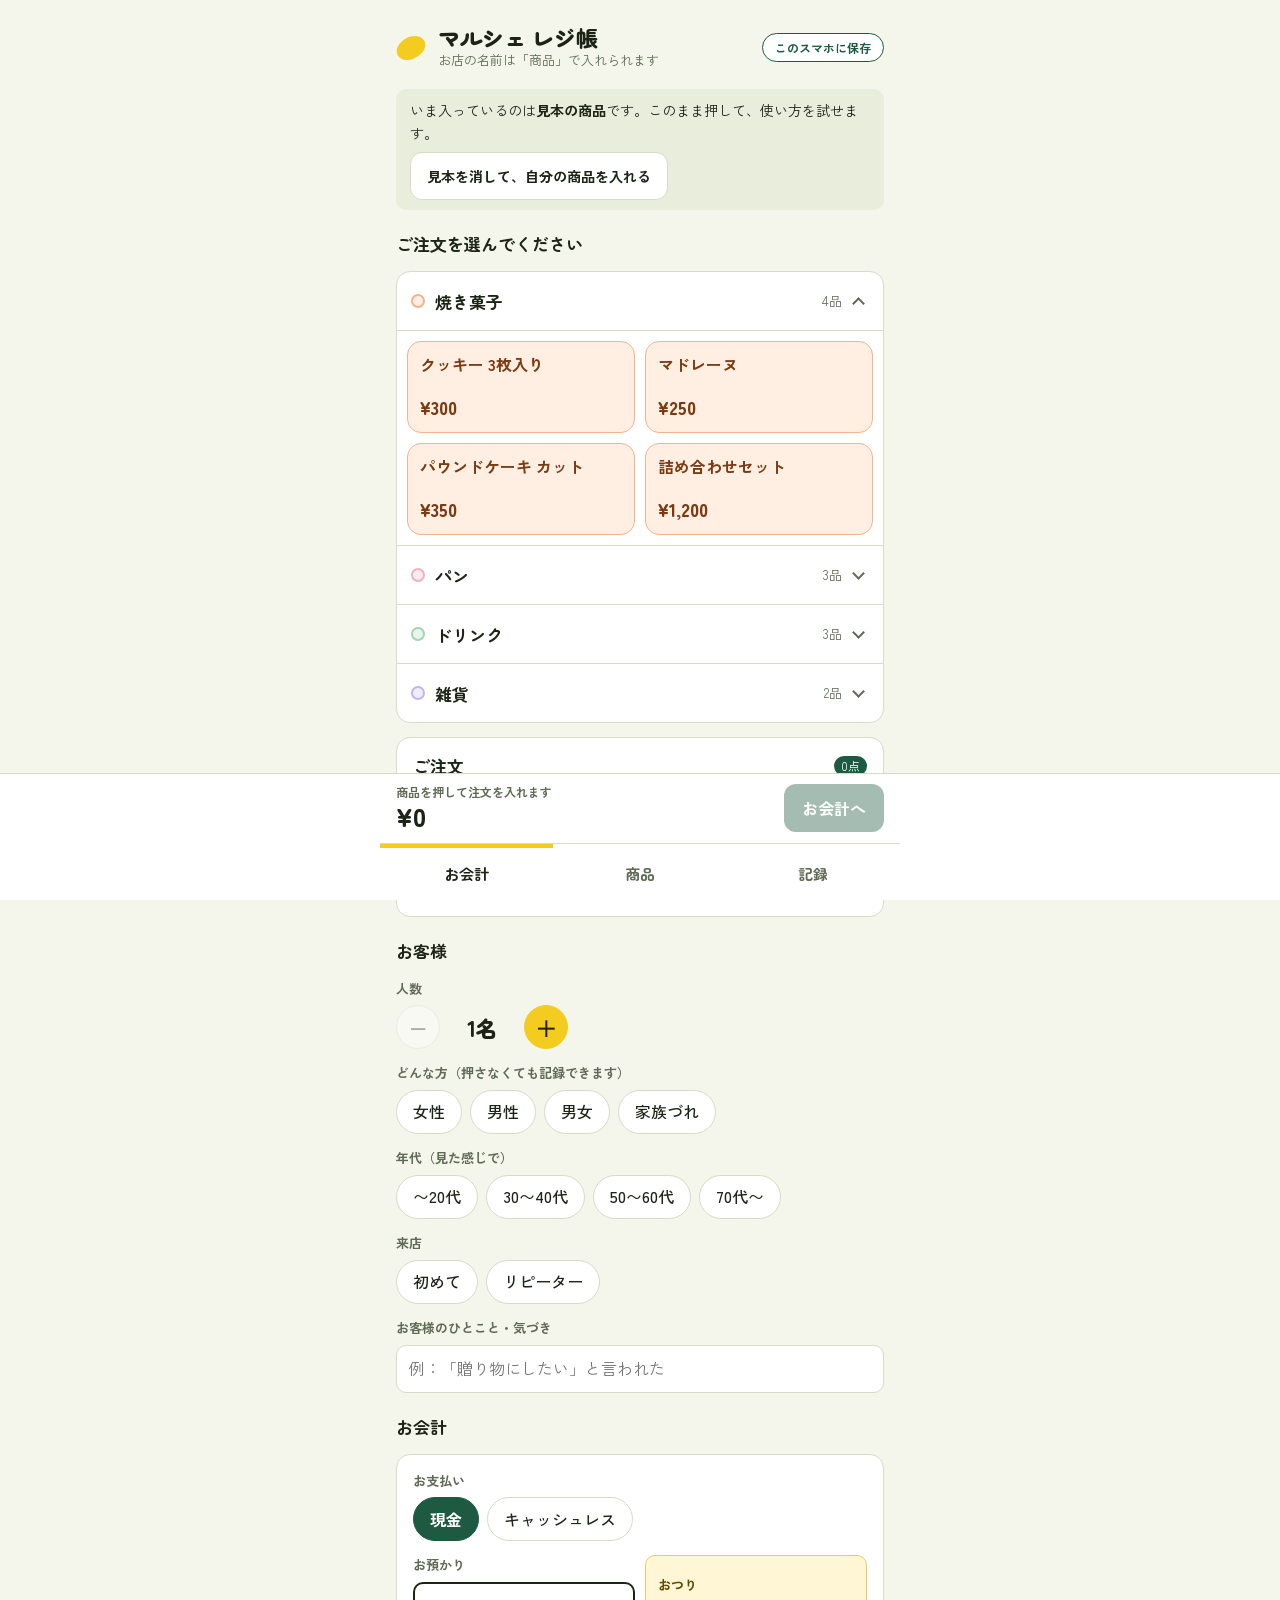
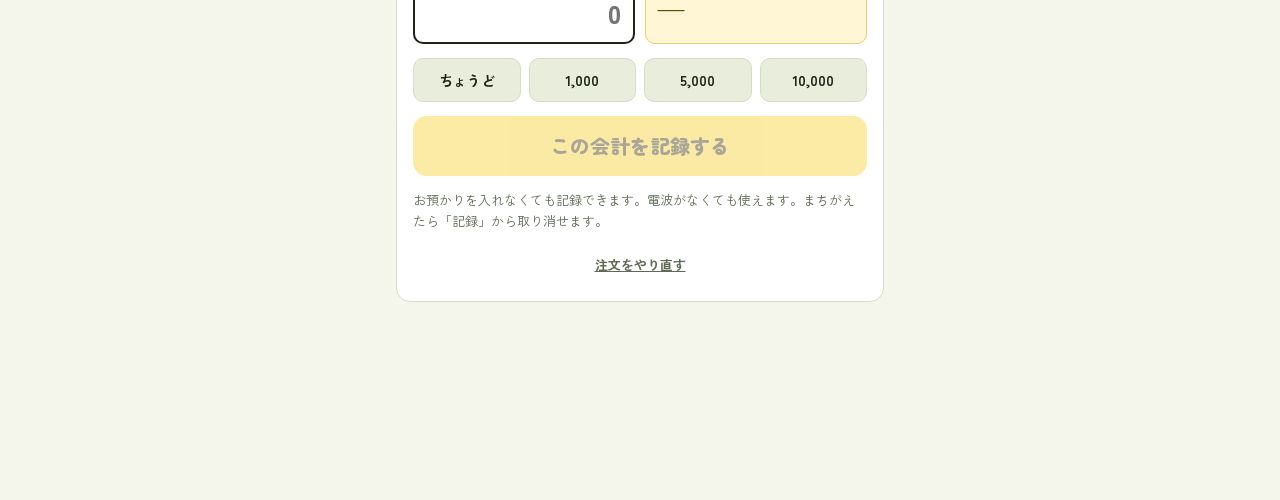
<file: regicho/index.html>
<!DOCTYPE html>
<html lang="ja">
<head>
<meta charset="utf-8">
<meta name="viewport" content="width=device-width, initial-scale=1, viewport-fit=cover">
<meta name="theme-color" content="#F4CC1F">
<meta name="description" content="マルシェ出店者のための、かんたん会計・テストマーケティング記録アプリ。スマホだけで使えて、記録はそのスマホの中に残ります。">
<meta name="apple-mobile-web-app-capable" content="yes">
<meta name="apple-mobile-web-app-title" content="レジ帳">
<link rel="icon" href="./icon.svg" type="image/svg+xml">
<link rel="apple-touch-icon" href="./icon.svg">
<link rel="manifest" href="./manifest.webmanifest">
<title>マルシェ レジ帳</title>
<link rel="stylesheet" href="https://fonts.googleapis.com/css2?family=Zen+Kaku+Gothic+New:wght@400;500;700&family=Zen+Maru+Gothic:wght@500;700;900&display=swap">
<style>
/* Layout: phone-first single column (max 520px). Tab bar fixed at the bottom,
   running total docked directly above it so the amount is always in view. */
:root{
  --bg:#F4F6EC; --surface:#FFFFFF; --soft:#E9EDDC; --line:#D6DCC6;
  --ink:#1C2416; --muted:#5F6A55;
  --accent:#F4CC1F; --accent-ink:#2B2400;
  --strong:#1E5A41; --strong-ink:#FFFFFF;
  --danger:#B23A2A;
  --font-display:"Zen Maru Gothic","Hiragino Maru Gothic ProN","Yu Gothic",sans-serif;
  --font-body:"Zen Kaku Gothic New","Hiragino Kaku Gothic ProN","Yu Gothic","Meiryo",sans-serif;
}
@media (prefers-color-scheme: dark){
  :root:not([data-theme="light"]){
    --bg:#151A10; --surface:#1F2618; --soft:#2A3320; --line:#3A442E;
    --ink:#EEF2E2; --muted:#A6B097;
    --accent:#F4CC1F; --accent-ink:#2B2400;
    --strong:#8FD3AE; --strong-ink:#0F2019;
    --danger:#F28D7B;
    color-scheme:dark;
  }
}
:root[data-theme="dark"]{
  --bg:#151A10; --surface:#1F2618; --soft:#2A3320; --line:#3A442E;
  --ink:#EEF2E2; --muted:#A6B097;
  --accent:#F4CC1F; --accent-ink:#2B2400;
  --strong:#8FD3AE; --strong-ink:#0F2019;
  --danger:#F28D7B;
  color-scheme:dark;
}
*{box-sizing:border-box}
[hidden]{display:none!important}
body{background:var(--bg);color:var(--ink);font-family:var(--font-body);font-size:16px;line-height:1.6;-webkit-text-size-adjust:100%}
button,input{font:inherit;color:inherit}
button{cursor:pointer;-webkit-tap-highlight-color:transparent}
:focus-visible{outline:3px solid var(--strong);outline-offset:2px}

.app{max-width:520px;margin:0 auto;padding-inline:16px;padding-block:16px 190px;display:flex;flex-direction:column;gap:18px}

.top{display:flex;align-items:center;gap:12px}
.lemon{flex:none;width:30px;height:22px;background:var(--accent);border-radius:60% 40% 60% 40% / 55% 45% 55% 45%;transform:rotate(-18deg)}
.top h1{font-family:var(--font-display);font-weight:900;font-size:22px;line-height:1.2;margin:0}
.top p{margin:0;font-size:13px;color:var(--muted);min-width:0;overflow-wrap:anywhere}
.top .names{min-width:0}

.note{background:var(--soft);border-radius:10px;padding:10px 14px;font-size:14px}
.warn{border:2px solid var(--danger);color:var(--danger);background:var(--surface);border-radius:10px;padding:10px 14px;font-size:14px;font-weight:700}

section{display:flex;flex-direction:column;gap:14px}
h2{font-family:var(--font-display);font-weight:700;font-size:17px;margin:6px 0 0;text-wrap:balance}
.hint{font-size:13px;color:var(--muted);margin:0}

/* 注文リスト */
.menu{list-style:none;margin:0;padding:0;background:var(--surface);border:1px solid var(--line);border-radius:14px;overflow:hidden}
.menu li{display:flex;align-items:stretch;border-top:1px solid var(--line)}
.menu li:first-child{border-top:0}
.menu li.on{background:var(--soft)}
.pick{flex:1;min-width:0;text-align:left;background:none;border:0;padding:14px 8px 14px 14px;display:flex;flex-direction:column;gap:2px}
.pick .nm{font-weight:700;overflow-wrap:anywhere;line-height:1.4}
.pick .pr{font-size:14px;color:var(--muted);font-variant-numeric:tabular-nums}
.tag{display:inline-block;font-size:11px;font-weight:700;letter-spacing:.06em;border:1px solid var(--muted);color:var(--muted);border-radius:4px;padding:0 5px;margin-right:6px;vertical-align:1px}
.qty{flex:none;display:flex;align-items:center;gap:4px;padding-right:10px}
.qty b{min-width:30px;text-align:center;font-family:var(--font-display);font-weight:900;font-size:20px;font-variant-numeric:tabular-nums}
.round{width:44px;height:44px;border-radius:50%;border:1.5px solid var(--line);background:var(--surface);font-size:22px;font-weight:700;line-height:1;display:grid;place-items:center}
.round.plus{background:var(--accent);border-color:var(--accent);color:var(--accent-ink)}
.round:disabled{opacity:.35;cursor:default}

/* チップ */
.field{display:flex;flex-direction:column;gap:6px}
.field > label,.field > .lab{font-size:13px;font-weight:700;color:var(--muted)}
.chips{display:flex;flex-wrap:wrap;gap:8px}
.chip{min-height:44px;padding:8px 16px;border-radius:22px;border:1.5px solid var(--line);background:var(--surface);font-weight:500}
.chip[aria-pressed="true"]{background:var(--strong);border-color:var(--strong);color:var(--strong-ink);font-weight:700}
.stepper{display:flex;align-items:center;gap:10px}
.stepper b{font-family:var(--font-display);font-weight:900;font-size:22px;min-width:64px;text-align:center;font-variant-numeric:tabular-nums}
.text{width:100%;min-height:48px;border:1.5px solid var(--line);border-radius:10px;background:var(--surface);padding:10px 12px}

/* お会計 */
.pay{background:var(--surface);border:1px solid var(--line);border-radius:14px;padding:16px;display:flex;flex-direction:column;gap:14px}
.row{display:flex;justify-content:space-between;align-items:baseline;gap:12px}
.row .k{font-weight:700}
.big{font-family:var(--font-display);font-weight:900;font-size:34px;line-height:1.1;font-variant-numeric:tabular-nums}
.change .big{color:var(--strong)}
.change.short .big{color:var(--danger);font-size:20px}
.money{width:100%;min-height:56px;border:2px solid var(--ink);border-radius:10px;background:var(--surface);padding:8px 12px;font-family:var(--font-display);font-weight:900;font-size:26px;text-align:right;font-variant-numeric:tabular-nums}
.quick{display:grid;grid-template-columns:repeat(4,1fr);gap:8px}
.quick button{min-height:44px;border-radius:10px;border:1.5px solid var(--line);background:var(--soft);font-weight:700;font-size:14px;padding:4px;font-variant-numeric:tabular-nums}
.divider{border:0;border-top:1px dashed var(--line);margin:0}
.primary{min-height:60px;border:0;border-radius:14px;background:var(--accent);color:var(--accent-ink);font-family:var(--font-display);font-weight:900;font-size:20px;width:100%}
.primary:disabled{opacity:.4;cursor:default}
.ghost{min-height:48px;border-radius:12px;border:1.5px solid var(--line);background:var(--surface);font-weight:700;padding:8px 16px}
.ghost.armed,.link.armed{border-color:var(--danger);color:var(--danger)}
.link{background:none;border:1.5px solid transparent;border-radius:8px;color:var(--muted);font-size:13px;font-weight:700;padding:8px 10px;min-height:40px;text-decoration:underline}

/* 商品の登録 */
.items{display:flex;flex-direction:column;gap:10px}
.item{background:var(--surface);border:1px solid var(--line);border-radius:12px;padding:12px;display:grid;grid-template-columns:minmax(0,1fr) 108px;gap:8px 10px;align-items:end}
.item .field{min-width:0}
.item .del{grid-column:1 / -1;justify-self:end}
.item .text.price{text-align:right;font-variant-numeric:tabular-nums}

/* 記録 */
.seg{display:grid;grid-template-columns:1fr 1fr;background:var(--soft);border-radius:12px;padding:4px;gap:4px}
.seg button{min-height:40px;border:0;border-radius:9px;background:none;font-weight:700;color:var(--muted)}
.seg button[aria-pressed="true"]{background:var(--surface);color:var(--ink)}
.stats{display:grid;grid-template-columns:1fr 1fr;gap:10px}
.stat{background:var(--surface);border:1px solid var(--line);border-radius:12px;padding:12px 14px;min-width:0}
.stat .k{font-size:13px;color:var(--muted);font-weight:700}
.stat .v{font-family:var(--font-display);font-weight:900;font-size:24px;line-height:1.25;font-variant-numeric:tabular-nums;overflow-wrap:anywhere}
.stat.main{grid-column:1 / -1}
.stat.main .v{font-size:32px}
.bars{display:flex;flex-direction:column;gap:10px;background:var(--surface);border:1px solid var(--line);border-radius:12px;padding:14px}
.barhead{display:flex;justify-content:space-between;gap:10px;font-size:14px}
.barhead .n{font-weight:700;min-width:0;overflow-wrap:anywhere}
.barhead .v{flex:none;color:var(--muted);font-variant-numeric:tabular-nums}
.track{height:10px;background:var(--soft);border-radius:5px;overflow:hidden}
.fill{height:100%;background:var(--strong);border-radius:5px;min-width:4px}
.recs{list-style:none;margin:0;padding:0;display:flex;flex-direction:column;gap:8px}
.rec{background:var(--surface);border:1px solid var(--line);border-radius:12px;padding:12px 14px;display:flex;flex-direction:column;gap:4px}
.rec .head{display:flex;justify-content:space-between;gap:10px;align-items:baseline}
.rec .time{font-size:13px;color:var(--muted);font-variant-numeric:tabular-nums}
.rec .amt{font-family:var(--font-display);font-weight:900;font-size:18px;font-variant-numeric:tabular-nums}
.rec .what{overflow-wrap:anywhere}
.rec .meta{font-size:13px;color:var(--muted);overflow-wrap:anywhere}
.rec .foot{display:flex;justify-content:flex-end}
.empty{background:var(--surface);border:1.5px dashed var(--line);border-radius:14px;padding:22px 16px;text-align:center;color:var(--muted);display:flex;flex-direction:column;gap:10px;align-items:center}
.copyout{width:100%;height:120px;border:1.5px solid var(--line);border-radius:10px;background:var(--surface);padding:8px;font-size:12px;font-family:ui-monospace,Menlo,monospace}

/* 下の固定バー */
.bottom{position:fixed;left:0;right:0;bottom:0;z-index:10;background:var(--surface);border-top:1px solid var(--line);padding-bottom:env(safe-area-inset-bottom,0px)}
.bottom .in{max-width:520px;margin:0 auto}
.dock{display:flex;align-items:center;justify-content:space-between;gap:12px;padding:10px 16px;border-bottom:1px solid var(--line)}
.dock .sum{min-width:0;display:flex;flex-direction:column;line-height:1.3}
.dock .sum small{font-size:12px;color:var(--muted);font-weight:700}
.dock .sum b{font-family:var(--font-display);font-weight:900;font-size:26px;font-variant-numeric:tabular-nums}
.dock .go{flex:none;min-height:48px;padding:8px 18px;border:0;border-radius:12px;background:var(--strong);color:var(--strong-ink);font-weight:700}
.dock .go:disabled{opacity:.4;cursor:default}
.tabs{display:grid;grid-template-columns:repeat(3,1fr)}
.tabs button{min-height:56px;border:0;background:none;font-family:var(--font-display);font-weight:700;font-size:15px;color:var(--muted);border-top:4px solid transparent;display:flex;align-items:center;justify-content:center;gap:6px}
.tabs button[aria-selected="true"]{color:var(--ink);border-top-color:var(--accent)}
.badge{background:var(--strong);color:var(--strong-ink);border-radius:10px;font-size:12px;padding:0 7px;min-width:20px;line-height:20px;font-variant-numeric:tabular-nums}
.toast{position:fixed;left:16px;right:16px;top:calc(env(safe-area-inset-top,0px) + 12px);z-index:20;max-width:488px;margin:0 auto;background:var(--strong);color:var(--strong-ink);border-radius:12px;padding:14px 16px;font-weight:700;text-align:center}
@media (prefers-reduced-motion: no-preference){
  .toast{animation:drop .18s ease-out}
  @keyframes drop{from{transform:translateY(-8px);opacity:.4}to{transform:none;opacity:1}}
}
</style>
<style>
.top{justify-content:flex-start}
.sync{margin-left:auto;flex:none;min-height:40px;max-width:46%;border-radius:20px;border:1.5px solid var(--line);background:var(--surface);font-size:12px;font-weight:700;padding:4px 12px;line-height:1.3;color:var(--muted)}
.sync.warn{border-color:var(--danger);color:var(--danger)}
.sync.ok{border-color:var(--strong);color:var(--strong)}
.pend{display:inline-block;font-size:11px;font-weight:700;border:1px solid var(--danger);color:var(--danger);border-radius:4px;padding:0 5px;margin-left:6px}
.savebar{display:flex;flex-direction:column;gap:8px}
.blocked{background:var(--surface);border:2px solid var(--danger);border-radius:14px;padding:22px 16px;display:flex;flex-direction:column;gap:8px}
.blocked strong{font-family:var(--font-display);font-size:18px}
.menu li.cathead{display:block}
.cat{width:100%;display:flex;align-items:center;gap:10px;min-height:58px;padding:12px 16px 12px 14px;background:none;border:0;text-align:left}
.catname{flex:1;min-width:0;font-family:var(--font-display);font-weight:700;font-size:17px;overflow-wrap:anywhere}
.catmeta{flex:none;font-size:13px;color:var(--muted);font-variant-numeric:tabular-nums}
.chev{flex:none;width:9px;height:9px;border-right:2px solid var(--muted);border-bottom:2px solid var(--muted);transform:rotate(45deg);margin:0 4px 4px 2px}
.cat[aria-expanded="true"] .chev{transform:rotate(-135deg);margin:4px 4px 0 2px}
.menu li.sub .pick{padding-left:28px}
.menu li.sub .nm{font-weight:500}
.item .del{grid-column:auto;align-self:end}
:root{--t0-bg:#FFEFE3;--t0-bd:#F2B48C;--t0-ink:#7A3A12;--t1-bg:#FDECEF;--t1-bd:#EDB3BF;--t1-ink:#7A2338;--t2-bg:#E7F5EC;--t2-bd:#A5D3B6;--t2-ink:#1E5A41;--t3-bg:#F0ECFB;--t3-bd:#C3B6EA;--t3-ink:#4A3A86;--t4-bg:#E6F3FA;--t4-bd:#A6CDE3;--t4-ink:#1F4E6B;--t5-bg:#FFF6D6;--t5-bd:#E8CE6A;--t5-ink:#5E4A00}
@media (prefers-color-scheme: dark){
  :root:not([data-theme="light"]){--t0-bg:#3A2618;--t0-bd:#7A4A2A;--t0-ink:#FFD9BF;--t1-bg:#3A1F27;--t1-bd:#7A3A4A;--t1-ink:#FFD0DA;--t2-bg:#1C3326;--t2-bd:#3F7256;--t2-ink:#C9F0D8;--t3-bg:#2A2440;--t3-bd:#55478A;--t3-ink:#DDD4FF;--t4-bg:#1B2F3B;--t4-bd:#3B6A85;--t4-ink:#CBE8F7;--t5-bg:#3A3212;--t5-bd:#7A6820;--t5-ink:#FFEFA8}
}
:root[data-theme="dark"]{--t0-bg:#3A2618;--t0-bd:#7A4A2A;--t0-ink:#FFD9BF;--t1-bg:#3A1F27;--t1-bd:#7A3A4A;--t1-ink:#FFD0DA;--t2-bg:#1C3326;--t2-bd:#3F7256;--t2-ink:#C9F0D8;--t3-bg:#2A2440;--t3-bd:#55478A;--t3-ink:#DDD4FF;--t4-bg:#1B2F3B;--t4-bd:#3B6A85;--t4-ink:#CBE8F7;--t5-bg:#3A3212;--t5-bd:#7A6820;--t5-ink:#FFEFA8}
.c0{--tb:var(--t0-bg);--td:var(--t0-bd);--ti:var(--t0-ink)}
.c1{--tb:var(--t1-bg);--td:var(--t1-bd);--ti:var(--t1-ink)}
.c2{--tb:var(--t2-bg);--td:var(--t2-bd);--ti:var(--t2-ink)}
.c3{--tb:var(--t3-bg);--td:var(--t3-bd);--ti:var(--t3-ink)}
.c4{--tb:var(--t4-bg);--td:var(--t4-bd);--ti:var(--t4-ink)}
.c5{--tb:var(--t5-bg);--td:var(--t5-bd);--ti:var(--t5-ink)}
.menu li.tiles{display:block;padding:10px}
.grid{display:grid;grid-template-columns:1fr 1fr;gap:10px}
.tile{position:relative;min-height:92px;min-width:0;display:flex;flex-direction:column;justify-content:space-between;gap:8px;text-align:left;padding:12px 12px 10px;border-radius:14px;border:1.5px solid var(--td);background:var(--tb);color:var(--ti)}
.tile .tn{font-weight:700;line-height:1.35;overflow-wrap:anywhere;padding-right:32px}
.tile .tp{font-family:var(--font-display);font-weight:900;font-size:18px;font-variant-numeric:tabular-nums}
.tile .tq{position:absolute;top:8px;right:8px;min-width:28px;height:28px;border-radius:14px;background:var(--ink);color:var(--surface);font-weight:700;font-size:14px;display:grid;place-items:center;padding:0 7px;font-variant-numeric:tabular-nums}
.dot{flex:none;width:14px;height:14px;border-radius:50%;background:var(--tb);border:2px solid var(--td)}
.order{background:var(--surface);border:1px solid var(--line);border-radius:14px;padding:14px 16px;display:flex;flex-direction:column;gap:10px}
.orderhead{display:flex;align-items:center;justify-content:space-between;gap:10px}
.orderhead h2{margin:0}
.olist{list-style:none;margin:0;padding:0;display:flex;flex-direction:column}
.olist li{display:grid;grid-template-columns:minmax(0,1fr) auto auto;align-items:center;gap:10px;padding:8px 0;border-top:1px solid var(--line)}
.olist li.oempty{display:block;color:var(--muted);text-align:center;padding:14px 0;font-size:14px}
.oname{min-width:0}
.oname b{display:block;font-weight:700;overflow-wrap:anywhere;line-height:1.35}
.oname small{color:var(--muted);font-variant-numeric:tabular-nums}
.oqty{display:flex;align-items:center;gap:6px}
.oqty b{min-width:22px;text-align:center;font-variant-numeric:tabular-nums}
.round.small{width:38px;height:38px;font-size:18px}
.osub{min-width:60px;text-align:right;font-weight:700;font-variant-numeric:tabular-nums}
.order .total{border-top:2px solid var(--ink);padding-top:10px}
.cash{display:grid;grid-template-columns:1fr 1fr;gap:10px;align-items:stretch}
.cash .field{min-width:0}
.changebox{min-width:0;background:var(--t5-bg);border:1.5px solid var(--t5-bd);color:var(--t5-ink);border-radius:10px;padding:6px 12px;display:flex;flex-direction:column;justify-content:center}
.changebox .k{font-size:13px;font-weight:700}
.changebox .big{font-size:26px;overflow-wrap:anywhere}
.changebox.short{background:var(--surface);border-color:var(--danger);color:var(--danger)}
.changebox.short .big{font-size:15px;font-family:var(--font-body);font-weight:700;line-height:1.4}
.item .wide{grid-column:1 / -1}
.item .rowend{grid-column:1 / -1;display:flex;justify-content:space-between;align-items:center;gap:10px}
.item.isoff .field{opacity:.55}
.sale{flex:none;min-height:40px;padding:4px 14px;border-radius:20px;border:1.5px solid var(--strong);background:var(--surface);color:var(--strong);font-weight:700;font-size:14px}
.sale.off{border-color:var(--muted);color:var(--muted)}
.done{position:fixed;inset:0;z-index:30;background:rgba(10,16,8,.6);display:grid;place-items:center;padding:16px}
.donecard{width:100%;max-width:420px;background:var(--surface);color:var(--ink);border-radius:20px;overflow:hidden}
.donehead{background:var(--strong);color:var(--strong-ink);padding:22px 16px;display:flex;flex-direction:column;align-items:center;gap:6px;text-align:center}
.donehead strong{font-family:var(--font-display);font-weight:900;font-size:22px}
.donehead span{font-size:13px}
.check{width:44px;height:44px;border-radius:50%;background:var(--strong-ink);position:relative}
.check::after{content:"";position:absolute;left:16px;top:9px;width:10px;height:19px;border-right:4px solid var(--strong);border-bottom:4px solid var(--strong);transform:rotate(45deg)}
.donebody{padding:16px;display:flex;flex-direction:column;gap:10px}
.drow{display:flex;justify-content:space-between;align-items:baseline;gap:12px}
.drow b{font-family:var(--font-display);font-weight:900;font-size:20px;font-variant-numeric:tabular-nums}
.drow.main{border-top:1px solid var(--line);padding-top:10px}
.drow.main b{font-size:38px;color:var(--strong)}
.donepay{font-size:13px;color:var(--muted);margin:0}
</style>
<style>
.keep{margin-left:auto;flex:none;border-radius:20px;border:1.5px solid var(--strong);color:var(--strong);background:var(--surface);font-size:12px;font-weight:700;padding:6px 12px;line-height:1.3}
.keep.offline{border-color:var(--t5-bd);color:var(--t5-ink);background:var(--t5-bg)}
.note{display:flex;flex-direction:column;gap:8px}
.note .ghost{align-self:flex-start}
.zone{border:1.5px dashed var(--line);border-radius:14px;padding:14px;display:flex;flex-direction:column;gap:8px}
.btnrow{display:flex;flex-wrap:wrap;gap:8px}
.btnrow .ghost{flex:1 1 140px}
.tagx{display:inline-block;font-size:11px;font-weight:700;letter-spacing:.06em;border:1px solid currentColor;border-radius:4px;padding:0 5px;margin-right:6px;vertical-align:1px;opacity:.8}
</style>
</head>
<body>
<div class="app" id="app">
  <header class="top">
    <span class="lemon" aria-hidden="true"></span>
    <div class="names">
      <h1>マルシェ レジ帳</h1>
      <p id="shopLabel"></p>
    </div>
    <span class="keep" id="keep">このスマホに保存</span>
  </header>

  <div class="warn" id="storeWarn" hidden>このスマホの設定では記録を保存できません。画面を閉じると消えます。プライベートブラウズを切るか、別のブラウザで開いてください。</div>

  <!-- お会計タブ -->
  <section id="tab-order">
    <div class="note" id="sampleNote" hidden>
      <span>いま入っているのは<strong>見本の商品</strong>です。このまま押して、使い方を試せます。</span>
      <button type="button" class="ghost" id="dropSample">見本を消して、自分の商品を入れる</button>
    </div>

    <h2>ご注文を選んでください</h2>
    <ul class="menu" id="menu"></ul>

    <div class="order" id="paySection">
      <div class="orderhead"><h2>ご注文</h2><span class="badge" id="orderCount">0点</span></div>
      <ul class="olist" id="orderList"></ul>
      <div class="row total"><span class="k">合計（税込）</span><span class="big" id="total">¥0</span></div>
    </div>

    <h2>お客様</h2>
    <div class="field">
      <span class="lab">人数</span>
      <div class="stepper">
        <button type="button" class="round" id="pplMinus" aria-label="人数を1人へらす">−</button>
        <b id="pplVal">1名</b>
        <button type="button" class="round plus" id="pplPlus" aria-label="人数を1人ふやす">＋</button>
      </div>
    </div>
    <div class="field">
      <span class="lab">どんな方（押さなくても記録できます）</span>
      <div class="chips" data-group="who">
        <button type="button" class="chip" data-val="女性">女性</button>
        <button type="button" class="chip" data-val="男性">男性</button>
        <button type="button" class="chip" data-val="男女">男女</button>
        <button type="button" class="chip" data-val="家族づれ">家族づれ</button>
      </div>
    </div>
    <div class="field">
      <span class="lab">年代（見た感じで）</span>
      <div class="chips" data-group="age">
        <button type="button" class="chip" data-val="〜20代">〜20代</button>
        <button type="button" class="chip" data-val="30〜40代">30〜40代</button>
        <button type="button" class="chip" data-val="50〜60代">50〜60代</button>
        <button type="button" class="chip" data-val="70代〜">70代〜</button>
      </div>
    </div>
    <div class="field">
      <span class="lab">来店</span>
      <div class="chips" data-group="visit">
        <button type="button" class="chip" data-val="初めて">初めて</button>
        <button type="button" class="chip" data-val="リピーター">リピーター</button>
      </div>
    </div>
    <div class="field">
      <label for="memo">お客様のひとこと・気づき</label>
      <input class="text" id="memo" type="text" maxlength="120" placeholder="例：「贈り物にしたい」と言われた" autocomplete="off">
    </div>

    <h2>お会計</h2>
    <div class="pay">
      <div class="field">
        <span class="lab">お支払い</span>
        <div class="chips" data-group="pay">
          <button type="button" class="chip" data-val="現金">現金</button>
          <button type="button" class="chip" data-val="キャッシュレス">キャッシュレス</button>
        </div>
      </div>
      <div id="cashBlock" style="display:contents">
        <div class="cash">
          <div class="field">
            <label for="received">お預かり</label>
            <input class="money" id="received" type="text" inputmode="numeric" placeholder="0" autocomplete="off">
          </div>
          <div class="changebox" id="changeRow"><span class="k">おつり</span><span class="big" id="change">—</span></div>
        </div>
        <div class="quick">
          <button type="button" data-set="just">ちょうど</button>
          <button type="button" data-set="1000">1,000</button>
          <button type="button" data-set="5000">5,000</button>
          <button type="button" data-set="10000">10,000</button>
        </div>
      </div>
      <button type="button" class="primary" id="commit" disabled>この会計を記録する</button>
      <p class="hint">お預かりを入れなくても記録できます。電波がなくても使えます。まちがえたら「記録」から取り消せます。</p>
      <button type="button" class="link" id="clearCart">注文をやり直す</button>
    </div>
  </section>

  <!-- 商品タブ -->
  <section id="tab-items" hidden>
    <h2>お店</h2>
    <div class="field">
      <label for="shopName">お店の名前</label>
      <input class="text" id="shopName" type="text" maxlength="40" placeholder="例：やまの焼き菓子店" autocomplete="off">
    </div>
    <h2>当日売る商品</h2>
    <p class="hint">値段は税込で入れてください。入れたものはすぐ保存されます。分類を入れると、お会計の画面で種類ごとに色分けされます。売り切れたら「販売中」を押して「お休み」にすると、お会計の画面から消えます。</p>
    <datalist id="catList"></datalist>
    <div class="items" id="items"></div>
    <button type="button" class="ghost" id="addItem">＋ 商品を追加する</button>
  </section>

  <!-- 記録タブ -->
  <section id="tab-log" hidden>
    <div class="seg" role="group" aria-label="表示する期間">
      <button type="button" data-scope="today" aria-pressed="true">今日</button>
      <button type="button" data-scope="all" aria-pressed="false">すべて</button>
    </div>
    <div id="logBody" style="display:contents"></div>
    <h2>データの片づけ</h2>
    <div class="zone">
      <p class="hint">記録はこのスマホの中だけにあります。消す前に、上の「CSVで保存」で控えを取ってください。</p>
      <div class="btnrow">
        <button type="button" class="ghost" id="wipeRecs">記録をすべて消す</button>
        <button type="button" class="ghost" id="wipeAll">最初の状態にもどす</button>
      </div>
    </div>
  </section>
</div>

<div class="bottom" id="bottom">
  <div class="in">
    <div class="dock" id="dock">
      <div class="sum"><small id="dockCount">商品を押して注文を入れます</small><b id="dockTotal">¥0</b></div>
      <button type="button" class="go" id="goPay" disabled>お会計へ</button>
    </div>
    <nav class="tabs" role="tablist" aria-label="画面の切りかえ">
      <button type="button" role="tab" data-tab="order" aria-selected="true">お会計</button>
      <button type="button" role="tab" data-tab="items" aria-selected="false">商品</button>
      <button type="button" role="tab" data-tab="log" aria-selected="false">記録 <span class="badge" id="logBadge" hidden>0</span></button>
    </nav>
  </div>
</div>
<div class="done" id="done" role="dialog" aria-modal="true" aria-labelledby="doneTitle" hidden>
  <div class="donecard">
    <div class="donehead">
      <span class="check" aria-hidden="true"></span>
      <strong id="doneTitle">会計できました</strong>
      <span>このスマホに記録しました</span>
    </div>
    <div class="donebody">
      <div class="drow" id="doneTotalRow"><span>合計</span><b id="doneTotal"></b></div>
      <div class="drow" id="doneRecvRow"><span>お預かり</span><b id="doneRecv"></b></div>
      <div class="drow main" id="doneChangeRow"><span>おつり</span><b id="doneChange"></b></div>
      <p class="donepay" id="donePay"></p>
      <button type="button" class="primary" id="doneNext">次のお客様へ</button>
    </div>
  </div>
</div>
<div class="toast" id="toast" role="status" hidden></div>

<script>
(function(){
'use strict';

/* ---------- 保存（このスマホのブラウザの中） ---------- */
var NS='marche-regi:v1:';
var storageOK=true;
try{localStorage.setItem(NS+'t','1');localStorage.removeItem(NS+'t');}catch(e){storageOK=false;}
var mem={};
function load(k,fb){
  if(k in mem) return mem[k];
  if(!storageOK) return fb;
  try{var v=localStorage.getItem(NS+k);return v==null?fb:JSON.parse(v);}catch(e){return fb;}
}
function save(k,v){
  mem[k]=v;
  if(!storageOK) return;
  try{localStorage.setItem(NS+k,JSON.stringify(v));}catch(e){storageOK=false;$('#storeWarn').hidden=false;}
}
function drop(k){delete mem[k];if(storageOK){try{localStorage.removeItem(NS+k);}catch(e){}}}

/* ---------- 小道具 ---------- */
function $(s){return document.querySelector(s);}
function $$(s){return Array.prototype.slice.call(document.querySelectorAll(s));}
function h(tag,props){
  var e=document.createElement(tag),k,v,i,c;
  if(props) for(k in props){
    v=props[k];
    if(k==='class') e.className=v;
    else if(k==='text') e.textContent=v;
    else if(k.slice(0,2)==='on') e.addEventListener(k.slice(2),v);
    else if(v===true) e.setAttribute(k,'');
    else if(v!==false&&v!=null) e.setAttribute(k,v);
  }
  for(i=2;i<arguments.length;i++){
    c=arguments[i];
    if(c==null) continue;
    e.appendChild(c.nodeType?c:document.createTextNode(String(c)));
  }
  return e;
}
function yen(n){return '¥'+Math.round(n).toLocaleString('ja-JP');}
function parseYen(s){
  if(s==null) return null;
  s=String(s).replace(/[０-９]/g,function(c){return String.fromCharCode(c.charCodeAt(0)-0xFEE0);}).replace(/[^\d]/g,'');
  if(!s) return null;
  return parseInt(s,10);
}
function uid(){return Date.now().toString(36)+Math.random().toString(36).slice(2,8);}
function pad(n){return (n<10?'0':'')+n;}
var toastTimer=null;
function toast(msg){
  var t=$('#toast');t.textContent=msg;t.hidden=false;
  clearTimeout(toastTimer);toastTimer=setTimeout(function(){t.hidden=true;},2800);
}
/* 2回押しで実行するボタン（確認の代わり） */
function twoStep(btn,armedText,fn){
  var orig=btn.textContent,timer=null;
  btn.addEventListener('click',function(){
    if(btn.classList.contains('armed')){clearTimeout(timer);btn.classList.remove('armed');btn.textContent=orig;fn();return;}
    btn.classList.add('armed');btn.textContent=armedText;
    timer=setTimeout(function(){btn.classList.remove('armed');btn.textContent=orig;},3500);
  });
}

/* ---------- 見本の商品（はじめて開いたときだけ入ります） ---------- */
var SAMPLE=[
  ['クッキー 3枚入り',300,'焼き菓子'],
  ['マドレーヌ',250,'焼き菓子'],
  ['パウンドケーキ カット',350,'焼き菓子'],
  ['詰め合わせセット',1200,'焼き菓子'],
  ['食パン 1斤',600,'パン'],
  ['ベーグル プレーン',280,'パン'],
  ['ベーグル チーズ',320,'パン'],
  ['ホットコーヒー',400,'ドリンク'],
  ['アイスコーヒー',450,'ドリンク'],
  ['りんごジュース',350,'ドリンク'],
  ['ポストカード',200,'雑貨'],
  ['エコバッグ',1500,'雑貨']
];
function sampleProducts(){
  return SAMPLE.map(function(s,i){return {id:'s'+(i+1),name:s[0],price:s[1],cat:s[2],off:false,sample:true};});
}

/* ---------- 状態 ---------- */
function blankDraft(){return {cart:{},people:1,who:'',age:'',visit:'',pay:'現金',received:'',memo:''};}
var products=load('products',null);
if(products===null){products=sampleProducts();save('products',products);}
var records=load('records',[]);
var shop=load('shop','');
var draft=load('draft',null)||blankDraft();
var openCats=load('openCats',null);
var logScope='today';

function saveProducts(){save('products',products);}
function saveDraft(){save('draft',draft);}
function sellable(){return products.filter(function(p){return String(p.name||'').trim()!==''&&p.price!=null&&p.price>=0;});}
function onSale(){return sellable().filter(function(p){return !p.off;});}
function catOf(p){return String(p.cat||'').trim();}
function cartLines(){
  return onSale().filter(function(p){return draft.cart[p.id]>0;}).map(function(p){
    return {name:String(p.name).trim(),price:p.price,qty:draft.cart[p.id],cat:catOf(p)};
  });
}
function cartTotal(lines){return lines.reduce(function(a,l){return a+l.price*l.qty;},0);}
function cartCount(lines){return lines.reduce(function(a,l){return a+l.qty;},0);}
function hasSample(){return products.some(function(p){return p.sample;});}

/* ---------- お会計タブ ---------- */
function setQty(id,q){
  if(q<=0) delete draft.cart[id]; else draft.cart[id]=Math.min(q,99);
  saveDraft();renderMenu();updatePay();
}
function shortName(p){
  var n=String(p.name).trim(),c=catOf(p);
  if(c&&n.indexOf(c)===0){var s=n.slice(c.length).trim();if(s) return s;}
  return n;
}
function tile(p,label,color){
  var q=draft.cart[p.id]||0,name=String(p.name).trim();
  return h('button',{type:'button',class:'tile c'+color,'aria-label':name+' を1つ追加'+(q?'（いま'+q+'個）':''),onclick:function(){setQty(p.id,q+1);}},
    h('span',{class:'tn',text:label}),
    h('span',{class:'tp',text:yen(p.price)}),
    q?h('span',{class:'tq',text:String(q)}):null);
}
function renderMenu(){
  var ul=$('#menu');ul.textContent='';
  $('#sampleNote').hidden=!hasSample();
  var list=onSale(),any=sellable().length>0;
  if(!list.length){
    ul.appendChild(h('li',null,h('div',{class:'pick'},
      h('span',{class:'nm',text:any?'いま販売中の商品がありません':'商品がまだありません'}),
      h('span',{class:'pr',text:any?'下の「商品」で「お休み」を押して「販売中」にもどしてください。':'下の「商品」で、当日売る商品と値段を入れてください。'}))));
    return;
  }
  var grid;
  if(!list.some(function(p){return catOf(p)!=='';})){
    grid=h('div',{class:'grid'});
    list.forEach(function(p,i){grid.appendChild(tile(p,String(p.name).trim(),i%6));});
    ul.appendChild(h('li',{class:'tiles'},grid));
    return;
  }
  var order=[],map={};
  list.forEach(function(p){
    var c=catOf(p)||'そのほか';
    if(!map[c]){map[c]=[];order.push(c);}
    map[c].push(p);
  });
  if(!openCats){openCats={};openCats[order[0]]=true;}
  order.forEach(function(c,ci){
    var items=map[c],open=!!openCats[c],color=ci%6;
    var n=items.reduce(function(a,p){return a+(draft.cart[p.id]||0);},0);
    var head=h('button',{type:'button',class:'cat c'+color,'aria-expanded':String(open),onclick:function(){
      openCats[c]=!open;save('openCats',openCats);renderMenu();
    }},
      h('span',{class:'dot','aria-hidden':'true'}),
      h('span',{class:'catname',text:c}),
      n?h('span',{class:'badge',text:n+'点'}):null,
      h('span',{class:'catmeta',text:items.length+'品'}),
      h('span',{class:'chev','aria-hidden':'true'}));
    ul.appendChild(h('li',{class:'cathead'},head));
    if(open){
      grid=h('div',{class:'grid'});
      items.forEach(function(p){grid.appendChild(tile(p,shortName(p),color));});
      ul.appendChild(h('li',{class:'tiles'},grid));
    }
  });
}
function renderOrder(lines){
  var ul=$('#orderList');ul.textContent='';
  $('#orderCount').textContent=cartCount(lines)+'点';
  if(!lines.length){
    ul.appendChild(h('li',{class:'oempty',text:'商品をタップすると、ここに入ります'}));
    return;
  }
  onSale().forEach(function(p){
    var q=draft.cart[p.id]||0;if(q<=0) return;
    var name=String(p.name).trim();
    ul.appendChild(h('li',null,
      h('div',{class:'oname'},h('b',{text:name}),h('small',{text:yen(p.price)})),
      h('div',{class:'oqty'},
        h('button',{type:'button',class:'round small','aria-label':name+' を1つへらす',onclick:function(){setQty(p.id,q-1);}},'−'),
        h('b',{text:String(q)}),
        h('button',{type:'button',class:'round small plus','aria-label':name+' を1つ追加',onclick:function(){setQty(p.id,q+1);}},'＋')),
      h('div',{class:'osub',text:yen(p.price*q)})));
  });
}
function syncChips(){
  $$('.chips').forEach(function(g){
    var key=g.getAttribute('data-group');
    $$('.chips[data-group="'+key+'"] .chip').forEach(function(b){
      b.setAttribute('aria-pressed',String(draft[key]===b.getAttribute('data-val')));
    });
  });
  $('#pplVal').textContent=draft.people+'名';
  $('#pplMinus').disabled=draft.people<=1;
}
function updatePay(){
  var lines=cartLines(),total=cartTotal(lines),count=cartCount(lines);
  renderOrder(lines);
  $('#total').textContent=yen(total);
  $('#dockTotal').textContent=yen(total);
  $('#dockCount').textContent=count?('合計 '+count+'点'):'商品を押して注文を入れます';
  $('#goPay').disabled=!count;
  $('#commit').disabled=!count;
  var cash=draft.pay==='現金';
  $('#cashBlock').style.display=cash?'contents':'none';
  var row=$('#changeRow'),out=$('#change'),r=parseYen(draft.received);
  row.classList.remove('short');
  if(!count||r==null){out.textContent='—';}
  else if(r<total){row.classList.add('short');out.textContent='あと '+yen(total-r)+' 足りません';}
  else{out.textContent=yen(r-total);}
}
function commit(){
  var lines=cartLines();if(!lines.length) return;
  var total=cartTotal(lines),received=null,change=null;
  if(draft.pay==='現金'){
    var r=parseYen(draft.received);
    if(r!=null){
      if(r<total){toast('お預かりが '+yen(total-r)+' 足りません');$('#received').focus();return;}
      received=r;change=r-total;
    }
  }
  var rec={id:uid(),t:Date.now(),items:lines,total:total,people:draft.people,
    who:draft.who,age:draft.age,visit:draft.visit,pay:draft.pay,received:received,change:change,memo:String(draft.memo||'').trim()};
  records.push(rec);save('records',records);
  draft=blankDraft();saveDraft();
  $('#received').value='';$('#memo').value='';
  renderMenu();syncChips();updatePay();updateBadge();
  window.scrollTo(0,0);
  showDone(rec);
}
function showDone(r){
  $('#doneTotal').textContent=yen(r.total);
  $('#doneRecv').textContent=r.received==null?'':yen(r.received);
  $('#doneChange').textContent=r.change==null?'':yen(r.change);
  $('#doneRecvRow').hidden=r.received==null;
  $('#doneChangeRow').hidden=r.change==null;
  $('#doneTotalRow').className=r.change==null?'drow main':'drow';
  $('#donePay').textContent=r.pay==='現金'?(r.received==null?'現金（お預かりの入力なし）':'現金'):'キャッシュレス';
  $('#done').hidden=false;
  $('#doneNext').focus();
}

/* ---------- 商品タブ ---------- */
function renderItems(){
  var box=$('#items');box.textContent='';
  products.forEach(function(p){
    var name=h('input',{class:'text',type:'text',id:'p-name-'+p.id,maxlength:'30',placeholder:'商品名',autocomplete:'off'});
    name.value=p.name||'';
    name.addEventListener('input',function(){p.name=name.value;delete p.sample;saveProducts();});
    var price=h('input',{class:'text price',type:'text',inputmode:'numeric',id:'p-price-'+p.id,maxlength:'7',placeholder:'0',autocomplete:'off'});
    price.value=p.price==null?'':String(p.price);
    price.addEventListener('input',function(){p.price=parseYen(price.value);delete p.sample;saveProducts();});
    var cat=h('input',{class:'text',type:'text',id:'p-cat-'+p.id,maxlength:'20',placeholder:'例：焼き菓子',autocomplete:'off',list:'catList'});
    cat.value=p.cat||'';
    cat.addEventListener('input',function(){p.cat=cat.value;delete p.sample;saveProducts();});
    var sale=h('button',{type:'button',class:'sale'+(p.off?' off':''),'aria-pressed':String(!p.off),onclick:function(){
      p.off=!p.off;
      if(p.off){delete draft.cart[p.id];saveDraft();}
      saveProducts();renderItems();
    }},p.off?'お休み（売り切れ）':'販売中');
    var del=h('button',{type:'button',class:'link del'},'この商品を消す');
    twoStep(del,'もう一度押すと消えます',function(){
      products=products.filter(function(x){return x!==p;});
      delete draft.cart[p.id];saveDraft();saveProducts();renderItems();
    });
    var label=h('label',{for:'p-name-'+p.id});
    if(p.sample) label.appendChild(h('span',{class:'tagx',text:'見本'}));
    label.appendChild(document.createTextNode('商品名'));
    box.appendChild(h('div',{class:'item'+(p.off?' isoff':'')},
      h('div',{class:'field'},label,name),
      h('div',{class:'field'},h('label',{for:'p-price-'+p.id,text:'値段（円）'}),price),
      h('div',{class:'field wide'},h('label',{for:'p-cat-'+p.id,text:'分類（なくてもOK）'}),cat),
      h('div',{class:'rowend'},sale,del)));
  });
  var dl=$('#catList');dl.textContent='';
  var seen={};products.forEach(function(p){var c=catOf(p);if(c&&!seen[c]){seen[c]=1;dl.appendChild(h('option',{value:c}));}});
  if(!products.length){
    box.appendChild(h('div',{class:'empty'},'商品がまだありません。下のボタンから追加してください。'));
  }
}
function addItem(){
  var p={id:uid(),name:'',price:null,cat:'',off:false};products.push(p);saveProducts();renderItems();
  var f=document.getElementById('p-name-'+p.id);if(f) f.focus();
}

/* ---------- 記録タブ ---------- */
function isToday(r){return new Date(r.t).toDateString()===new Date().toDateString();}
function scoped(){return logScope==='all'?records.slice():records.filter(isToday);}
function updateBadge(){
  var n=records.filter(isToday).length;
  var b=$('#logBadge');b.textContent=String(n);b.hidden=n===0;
}
function barBlock(title,rows,fmt){
  var max=rows.reduce(function(a,r){return Math.max(a,r.val);},0)||1;
  var box=h('div',{class:'bars'});
  rows.forEach(function(r){
    var fill=h('div',{class:'fill'});fill.style.width=Math.max(2,Math.round(r.val/max*100))+'%';
    box.appendChild(h('div',null,
      h('div',{class:'barhead'},h('span',{class:'n',text:r.name}),h('span',{class:'v',text:fmt(r)})),
      h('div',{class:'track'},fill)));
  });
  return [h('h2',{text:title}),box];
}
function tally(list,keyFn,addFn){
  var map={},order=[];
  list.forEach(function(x){
    var k=keyFn(x);if(k==null||k==='') return;
    if(!(k in map)){map[k]={name:k,val:0,sub:0};order.push(k);}
    addFn(map[k],x);
  });
  return order.map(function(k){return map[k];});
}
var HEAD=['お店名','日付','時刻','商品','分類','単価','数量','小計','会計合計','人数','どんな方','年代','来店','支払い','お預かり','おつり','ひとこと・気づき','会計ID'];
function buildRows(list){
  var rows=[HEAD];
  list.forEach(function(r){
    var d=new Date(r.t);
    var date=d.getFullYear()+'/'+pad(d.getMonth()+1)+'/'+pad(d.getDate());
    var time=pad(d.getHours())+':'+pad(d.getMinutes());
    r.items.forEach(function(it){
      rows.push([shop||'未設定',date,time,it.name,it.cat||'',it.price,it.qty,it.price*it.qty,r.total,r.people,r.who||'',r.age||'',r.visit||'',r.pay,
        r.received==null?'':r.received,r.change==null?'':r.change,r.memo||'',r.id].map(function(v){return String(v);}));
    });
  });
  return rows;
}
function toTSV(rows){return rows.map(function(r){return r.map(function(v){return v.replace(/[\t\r\n]+/g,' ');}).join('\t');}).join('\n');}
function toCSV(rows){return '﻿'+rows.map(function(r){return r.map(function(v){return '"'+v.replace(/"/g,'""')+'"';}).join(',');}).join('\r\n');}
function csvName(){
  var d=new Date();
  return (shop||'marche-regi').replace(/[\\\/:*?"<>|]/g,'-')+'-'+d.getFullYear()+'-'+pad(d.getMonth()+1)+'-'+pad(d.getDate())+'.csv';
}
function saveCSV(list){
  var blob=new Blob([toCSV(buildRows(list))],{type:'text/csv;charset=utf-8'});
  var url=URL.createObjectURL(blob);
  var a=document.createElement('a');a.href=url;a.download=csvName();a.style.display='none';
  document.body.appendChild(a);a.click();a.remove();
  setTimeout(function(){URL.revokeObjectURL(url);},60000);
  toast('CSVを保存しました。スマホの「ダウンロード」を見てください');
}
function shareCSV(list){
  var file;
  try{file=new File([toCSV(buildRows(list))],csvName(),{type:'text/csv'});}catch(e){saveCSV(list);return;}
  if(!(navigator.canShare&&navigator.canShare({files:[file]}))){saveCSV(list);return;}
  navigator.share({files:[file],title:csvName()}).catch(function(){});
}
function canShareFiles(){
  try{return !!(navigator.canShare&&navigator.canShare({files:[new File(['a'],'a.csv',{type:'text/csv'})]}));}catch(e){return false;}
}
function renderLog(){
  var body=$('#logBody');body.textContent='';
  $$('.seg button').forEach(function(b){b.setAttribute('aria-pressed',String(b.getAttribute('data-scope')===logScope));});
  var list=scoped();
  var sales=list.reduce(function(a,r){return a+r.total;},0);
  var ppl=list.reduce(function(a,r){return a+r.people;},0);
  var n=list.length;

  body.appendChild(h('div',{class:'stats'},
    h('div',{class:'stat main'},h('div',{class:'k',text:logScope==='today'?'今日の売上':'売上（すべての日）'}),h('div',{class:'v',text:yen(sales)})),
    h('div',{class:'stat'},h('div',{class:'k',text:'会計の回数'}),h('div',{class:'v',text:n+'回'})),
    h('div',{class:'stat'},h('div',{class:'k',text:'お客様の人数'}),h('div',{class:'v',text:ppl+'名'})),
    h('div',{class:'stat'},h('div',{class:'k',text:'1回あたり'}),h('div',{class:'v',text:n?yen(sales/n):'—'})),
    h('div',{class:'stat'},h('div',{class:'k',text:'1人あたり'}),h('div',{class:'v',text:ppl?yen(sales/ppl):'—'}))
  ));

  if(!n){
    body.appendChild(h('div',{class:'empty'},
      h('strong',{text:logScope==='today'?'今日の記録はまだありません':'記録はまだありません'}),
      h('span',{text:'「お会計」で記録すると、ここに売上・売れた商品・お客様の内訳が出ます。'})));
    return;
  }

  var lines=[];list.forEach(function(r){r.items.forEach(function(it){lines.push(it);});});
  var byProduct=tally(lines,function(it){return it.name;},function(m,it){m.val+=it.qty;m.sub+=it.price*it.qty;})
    .sort(function(a,b){return b.val-a.val;});
  barBlock('売れた商品',byProduct,function(r){return r.val+'個・'+yen(r.sub);}).forEach(function(e){body.appendChild(e);});
  if(lines.some(function(it){return it.cat;})){
    var byCat=tally(lines,function(it){return it.cat||'そのほか';},function(m,it){m.val+=it.price*it.qty;m.sub+=it.qty;})
      .sort(function(a,b){return b.val-a.val;});
    barBlock('分類ごとの売上',byCat,function(r){return yen(r.val)+'・'+r.sub+'個';}).forEach(function(e){body.appendChild(e);});
  }
  var byWho=tally(list,function(r){return r.who||'未入力';},function(m){m.val+=1;});
  barBlock('どんな方',byWho,function(r){return r.val+'組';}).forEach(function(e){body.appendChild(e);});
  var byAge=tally(list,function(r){return r.age||'未入力';},function(m){m.val+=1;});
  barBlock('年代',byAge,function(r){return r.val+'組';}).forEach(function(e){body.appendChild(e);});
  var byVisit=tally(list,function(r){return r.visit||'未入力';},function(m){m.val+=1;});
  barBlock('来店',byVisit,function(r){return r.val+'組';}).forEach(function(e){body.appendChild(e);});
  var byHour=tally(list,function(r){return pad(new Date(r.t).getHours())+'時台';},function(m,r){m.val+=1;m.sub+=r.total;})
    .sort(function(a,b){return a.name<b.name?-1:1;});
  barBlock('時間帯',byHour,function(r){return r.val+'回・'+yen(r.sub);}).forEach(function(e){body.appendChild(e);});

  body.appendChild(h('h2',{text:'記録を持ち出す'}));
  body.appendChild(h('p',{class:'hint',text:'記録はこのスマホの中だけにあります。マルシェが終わったら、CSVで保存してください（Excel や Googleスプレッドシートで開けます）。'}));
  var out=h('textarea',{class:'copyout',id:'copyOut',readonly:true,'aria-label':'コピー用のデータ'});out.hidden=true;
  var row=h('div',{class:'btnrow'},
    h('button',{type:'button',class:'ghost',id:'csvBtn',onclick:function(){saveCSV(list);}},'CSVで保存'),
    canShareFiles()?h('button',{type:'button',class:'ghost',id:'shareBtn',onclick:function(){shareCSV(list);}},'CSVを送る（LINE・メールなど）'):null,
    h('button',{type:'button',class:'ghost',id:'copyBtn',onclick:function(){
      var tsv=toTSV(buildRows(list));
      var fallback=function(){out.hidden=false;out.value=tsv;out.focus();out.select();toast('下の枠を長押ししてコピーしてください');};
      if(navigator.clipboard&&navigator.clipboard.writeText){
        navigator.clipboard.writeText(tsv).then(function(){toast(n+'回分の記録をコピーしました');},fallback);
      }else{fallback();}
    }},'コピーする'));
  body.appendChild(row);body.appendChild(out);

  body.appendChild(h('h2',{text:'会計の一覧'}));
  var ul=h('ul',{class:'recs'});
  list.slice().reverse().forEach(function(r){
    var d=new Date(r.t);
    var time=(logScope==='all'?(d.getMonth()+1)+'/'+d.getDate()+' ':'')+pad(d.getHours())+':'+pad(d.getMinutes());
    var what=r.items.map(function(it){return it.name+'×'+it.qty;}).join('、');
    var meta=[r.people+'名',r.who,r.age,r.visit,r.pay].filter(Boolean).join('・');
    var del=h('button',{type:'button',class:'link'},'取り消す');
    twoStep(del,'もう一度押すと消えます',function(){
      records=records.filter(function(x){return x.id!==r.id;});
      save('records',records);renderLog();updateBadge();toast('記録を取り消しました');
    });
    var li=h('li',{class:'rec'},
      h('div',{class:'head'},h('span',{class:'time',text:time}),h('span',{class:'amt',text:yen(r.total)})),
      h('div',{class:'what',text:what}),
      h('div',{class:'meta',text:meta}));
    if(r.memo) li.appendChild(h('div',{class:'meta',text:'「'+r.memo+'」'}));
    li.appendChild(h('div',{class:'foot'},del));
    ul.appendChild(li);
  });
  body.appendChild(ul);
}

/* ---------- タブ ---------- */
function showTab(name){
  ['order','items','log'].forEach(function(t){$('#tab-'+t).hidden=t!==name;});
  $$('.tabs button').forEach(function(b){b.setAttribute('aria-selected',String(b.getAttribute('data-tab')===name));});
  $('#dock').hidden=name!=='order';
  if(name==='order'){renderMenu();updatePay();}
  if(name==='items') renderItems();
  if(name==='log') renderLog();
  window.scrollTo(0,0);
}
function updateShopLabel(){$('#shopLabel').textContent=shop.trim()||'お店の名前は「商品」で入れられます';}
function updateKeep(){
  var k=$('#keep'),on=navigator.onLine!==false;
  k.textContent=on?'このスマホに保存':'オフラインでも使えます';
  k.className='keep'+(on?'':' offline');
}

/* ---------- イベント ---------- */
$$('.tabs button').forEach(function(b){b.addEventListener('click',function(){showTab(b.getAttribute('data-tab'));});});
$$('.chips .chip').forEach(function(b){
  b.addEventListener('click',function(){
    var key=b.parentNode.getAttribute('data-group'),val=b.getAttribute('data-val');
    if(key==='pay') draft.pay=val; else draft[key]=draft[key]===val?'':val;
    saveDraft();syncChips();updatePay();
  });
});
$('#pplMinus').addEventListener('click',function(){draft.people=Math.max(1,draft.people-1);saveDraft();syncChips();});
$('#pplPlus').addEventListener('click',function(){draft.people=Math.min(99,draft.people+1);saveDraft();syncChips();});
$('#memo').addEventListener('input',function(){draft.memo=this.value;saveDraft();});
$('#received').addEventListener('input',function(){draft.received=this.value;saveDraft();updatePay();});
$$('.quick button').forEach(function(b){
  b.addEventListener('click',function(){
    var s=b.getAttribute('data-set');
    var v=s==='just'?cartTotal(cartLines()):parseInt(s,10);
    draft.received=String(v);$('#received').value=v.toLocaleString('ja-JP');saveDraft();updatePay();
  });
});
$('#commit').addEventListener('click',commit);
$('#doneNext').addEventListener('click',function(){$('#done').hidden=true;window.scrollTo(0,0);});
$('#clearCart').addEventListener('click',function(){
  draft=blankDraft();saveDraft();$('#received').value='';$('#memo').value='';
  renderMenu();syncChips();updatePay();window.scrollTo(0,0);
});
$('#goPay').addEventListener('click',function(){
  var smooth=!(window.matchMedia&&window.matchMedia('(prefers-reduced-motion: reduce)').matches);
  $('#paySection').scrollIntoView({behavior:smooth?'smooth':'auto',block:'start'});
});
$('#dropSample').addEventListener('click',function(){
  products=products.filter(function(p){return !p.sample;});
  draft=blankDraft();saveDraft();openCats=null;drop('openCats');saveProducts();
  showTab('items');
  if(!products.length) addItem();
  toast('見本を消しました。自分の商品を入れてください');
});
$('#shopName').addEventListener('input',function(){shop=this.value;save('shop',shop);updateShopLabel();});
$('#addItem').addEventListener('click',addItem);
$$('.seg button').forEach(function(b){b.addEventListener('click',function(){logScope=b.getAttribute('data-scope');renderLog();});});
twoStep($('#wipeRecs'),'もう一度押すと、記録がすべて消えます',function(){
  records=[];save('records',records);renderLog();updateBadge();toast('記録をすべて消しました');
});
twoStep($('#wipeAll'),'もう一度押すと、商品も記録も消えます',function(){
  records=[];products=sampleProducts();shop='';draft=blankDraft();openCats=null;
  save('records',records);saveProducts();save('shop',shop);saveDraft();drop('openCats');
  $('#shopName').value='';$('#received').value='';$('#memo').value='';
  updateShopLabel();updateBadge();syncChips();showTab('order');toast('最初の状態にもどしました');
});
window.addEventListener('online',updateKeep);
window.addEventListener('offline',updateKeep);

/* ---------- 起動 ---------- */
$('#storeWarn').hidden=storageOK;
$('#shopName').value=shop;
$('#memo').value=draft.memo||'';
$('#received').value=draft.received||'';
updateShopLabel();updateKeep();renderMenu();syncChips();updatePay();updateBadge();

/* 電波がなくても開けるようにする（https で公開したときだけ動きます） */
if('serviceWorker' in navigator&&(location.protocol==='https:'||location.hostname==='localhost')){
  navigator.serviceWorker.register('./sw.js').catch(function(){});
}
})();
</script>
</body>
</html>
</file>
